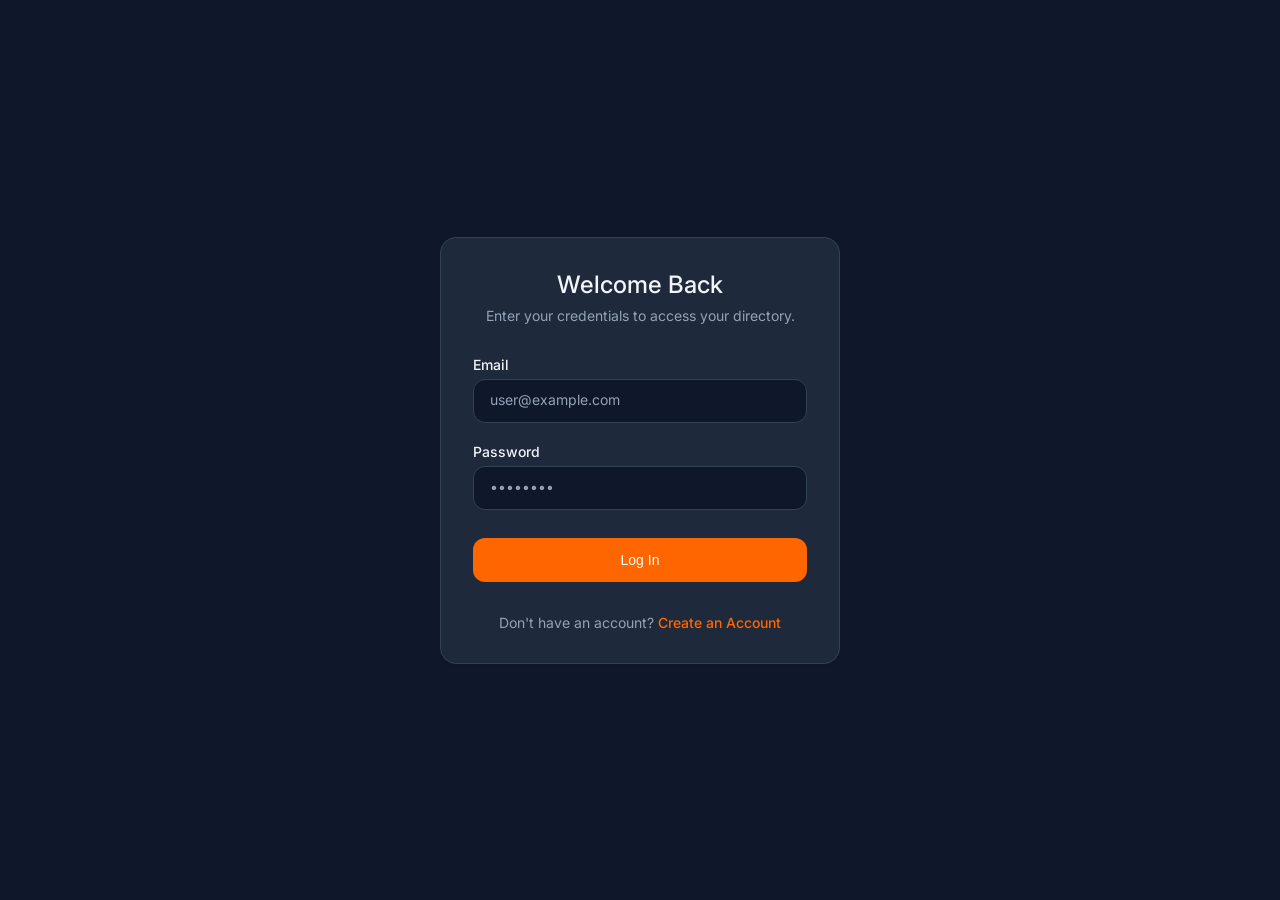
<file: src/main/resources/public/login.html>
<!DOCTYPE html>
<html lang="en">
<head>
    <meta charset="UTF-8">
    <meta name="viewport" content="width=device-width, initial-scale=1.0">
    <title>Login - Amber Contacts</title>
    <link rel="stylesheet" href="style.css">
    <link rel="preconnect" href="https://fonts.googleapis.com">
    <link rel="preconnect" href="https://fonts.gstatic.com" crossorigin>
    <link href="https://fonts.googleapis.com/css2?family=Inter:wght@400;500;600;700&family=Fira+Code:wght@400;500&display=swap" rel="stylesheet">
    <script>
        const theme = localStorage.getItem('theme') || 'dark';
        if (theme === 'dark') document.documentElement.classList.add('dark');
        else document.documentElement.classList.add('light');
    </script>
</head>
<body class="bg-background text-foreground">
    <div class="auth-container">
        <div class="auth-card">
            <div class="auth-header">
                <h1>Welcome Back</h1>
                <p>Enter your credentials to access your directory.</p>
            </div>
            <form id="loginForm" class="auth-form">
                <div class="form-group">
                    <label>Email</label>
                    <input type="email" name="email" class="form-input" required placeholder="user@example.com">
                </div>
                <div class="form-group">
                    <label>Password</label>
                    <input type="password" name="password" class="form-input" required placeholder="••••••••">
                </div>
                <div class="auth-submit-wrapper">
                    <button type="submit" class="btn-primary auth-submit">Log In</button>
                </div>
            </form>
            <div class="auth-footer">
                Don't have an account? <a href="register.html" class="auth-link">Create an Account</a>
            </div>
        </div>
    </div>
    <script src="auth.js"></script>
</body>
</html>
</file>
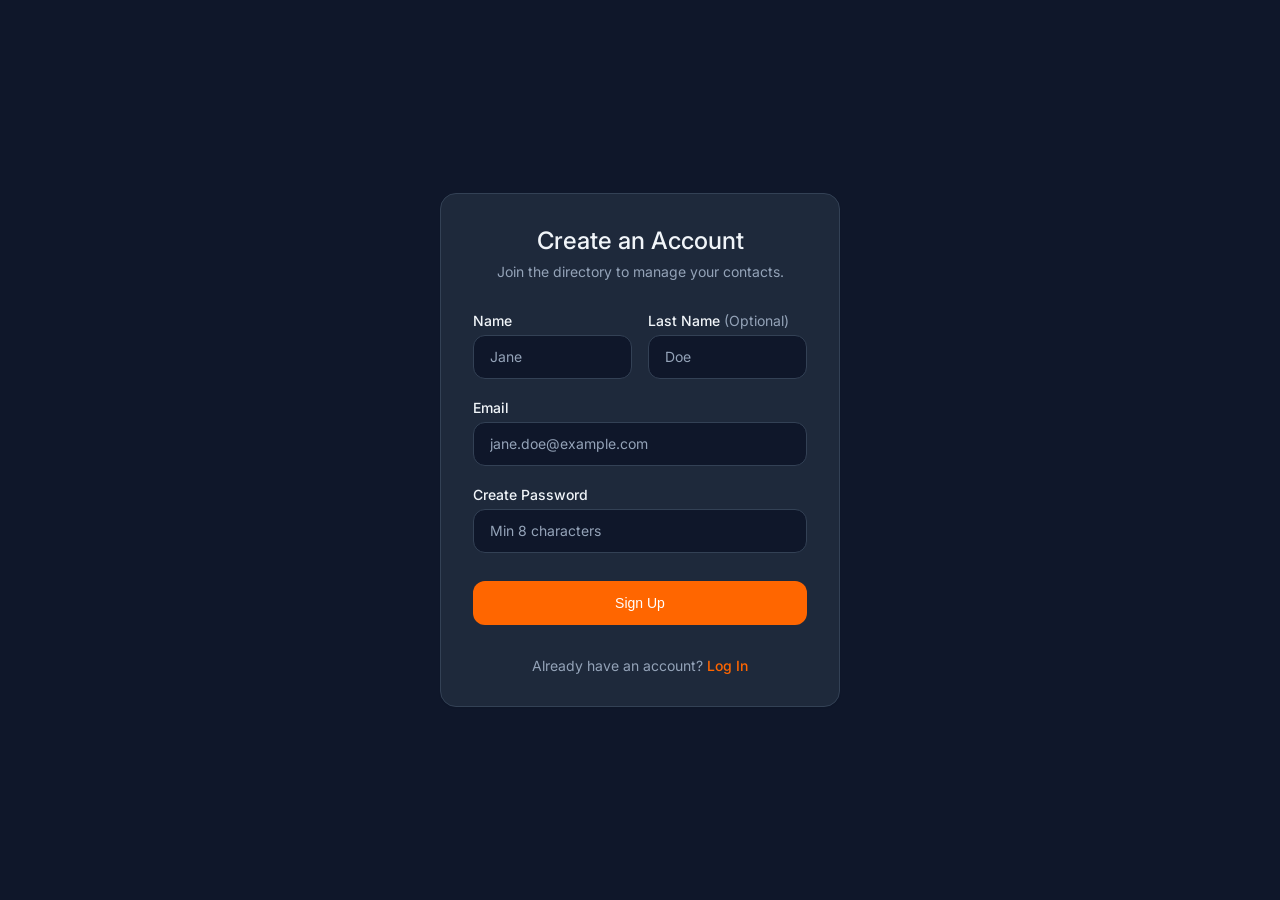
<file: src/main/resources/public/register.html>
<!DOCTYPE html>
<html lang="en">
<head>
    <meta charset="UTF-8">
    <meta name="viewport" content="width=device-width, initial-scale=1.0">
    <title>Register - Amber Contacts</title>
    <link rel="stylesheet" href="style.css">
    <link rel="preconnect" href="https://fonts.googleapis.com">
    <link rel="preconnect" href="https://fonts.gstatic.com" crossorigin>
    <link href="https://fonts.googleapis.com/css2?family=Inter:wght@400;500;600;700&family=Fira+Code:wght@400;500&display=swap" rel="stylesheet">
    <script>
        const theme = localStorage.getItem('theme') || 'dark';
        if (theme === 'dark') document.documentElement.classList.add('dark');
        else document.documentElement.classList.add('light');
    </script>
</head>
<body class="bg-background text-foreground">
    <div class="auth-container">
        <div class="auth-card">
            <div class="auth-header">
                <h1>Create an Account</h1>
                <p>Join the directory to manage your contacts.</p>
            </div>
            <form id="registerForm" class="auth-form">
                <div class="grid-cols-2">
                    <div class="form-group">
                        <label>Name</label>
                        <input type="text" name="firstName" class="form-input" required placeholder="Jane">
                    </div>
                    <div class="form-group">
                        <label>Last Name <span class="optional">(Optional)</span></label>
                        <input type="text" name="lastName" class="form-input" placeholder="Doe">
                    </div>
                </div>
                <div class="form-group">
                    <label>Email</label>
                    <input type="email" name="email" class="form-input" required placeholder="jane.doe@example.com">
                </div>
                <div class="form-group">
                    <label>Create Password</label>
                    <input type="password" name="password" class="form-input" required placeholder="Min 8 characters">
                </div>
                <div class="auth-submit-wrapper">
                    <button type="submit" class="btn-primary auth-submit">Sign Up</button>
                </div>
            </form>
            <div class="auth-footer">
                Already have an account? <a href="login.html" class="auth-link">Log In</a>
            </div>
        </div>
    </div>
    <script src="auth.js"></script>
</body>
</html>
</file>
<file: src/main/resources/public/style.css>
:root {
    --background: #F9FAFB;
    --surface: #FFFFFF;
    --surface-hover: #F9FAFB;
    --foreground: #111827;
    --foreground-secondary: #6B7280;
    --border: #E5E7EB;
    
    --primary: #FF6600;
    --primary-hover: #F57C00;
    --primary-muted: rgba(255, 102, 0, 0.1);
    
    --destructive: #DC2626;
    --destructive-muted: #FEE2E2;
    
    --font-sans: 'Inter', -apple-system, sans-serif;
    --font-mono: 'Fira Code', monospace;
}

html.dark {
    --background: #0F172A;
    --surface: #1E293B;
    --surface-hover: #0F172A;
    --foreground: #F1F5F9;
    --foreground-secondary: #94A3B8;
    --border: #334155;
    
    --destructive-muted: rgba(220, 38, 38, 0.2);
}

* {
    margin: 0;
    padding: 0;
    box-sizing: border-box;
}

body {
    font-family: var(--font-sans);
    background-color: var(--background);
    color: var(--foreground);
    overflow: hidden;
    display: flex;
    flex-direction: column;
    width: 100vw;
    height: 100vh;
    transition: background-color 0.3s, color 0.3s;
}

/* Utilities */
.text-secondary {
    color: var(--foreground-secondary);
    font-size: 0.875rem;
}

.text-danger {
    color: var(--destructive);
}

/* Header */
.header {
    position: fixed;
    top: 0;
    left: 0;
    right: 0;
    height: 64px; /* h-16 */
    background: var(--surface);
    border-bottom: 1px solid var(--border);
    z-index: 20;
    transition: background-color 0.3s, border-color 0.3s;
}

.header-content {
    height: 100%;
    padding: 0 24px;
    display: flex;
    align-items: center;
    justify-content: space-between;
    gap: 24px;
}

.brand {
    font-size: 1.25rem;
    font-weight: 500;
    flex-shrink: 0;
}

/* Search */
.search-container {
    flex: 1;
    max-width: 672px; /* max-w-2xl */
    position: relative;
}

.search-icon {
    position: absolute;
    left: 12px;
    top: 50%;
    transform: translateY(-50%);
    color: var(--foreground-secondary);
    width: 18px;
    height: 18px;
}

.search-input {
    width: 100%;
    height: 40px;
    padding-left: 40px;
    padding-right: 16px;
    background: var(--background);
    border: 1px solid var(--border);
    border-radius: 12px;
    color: var(--foreground);
    font-size: 0.875rem;
    outline: none;
    transition: border-color 0.2s, box-shadow 0.2s, background-color 0.3s, color 0.3s;
}

.search-input::placeholder {
    color: var(--foreground-secondary);
}

.search-input:focus {
    border-color: var(--primary);
    box-shadow: 0 0 0 1px var(--primary);
}

/* User Profile & Dropdown */
.user-profile {
    position: relative;
    display: flex;
    align-items: center;
    gap: 12px;
    padding: 8px 16px;
    cursor: pointer;
    border-radius: 12px;
    transition: background 0.2s;
}

.user-profile:hover {
    background: var(--surface-hover);
}

.avatar-small {
    width: 40px;
    height: 40px;
    background: var(--background);
    border: 1px solid var(--border);
    color: var(--primary);
    display: flex;
    align-items: center;
    justify-content: center;
    border-radius: 12px;
    font-weight: 500;
    flex-shrink: 0;
    font-size: 0.875rem;
}

.user-name {
    color: var(--foreground-secondary);
    font-size: 0.875rem;
}

.chevron-icon {
    color: var(--foreground-secondary);
    width: 16px;
    height: 16px;
    transition: transform 0.2s;
}

.user-profile.open .chevron-icon {
    transform: rotate(180deg);
    color: var(--foreground);
}

.dropdown-menu {
    position: absolute;
    top: calc(100% + 8px);
    right: 0;
    width: 224px; /* w-56 */
    background: var(--surface);
    border: 1px solid var(--border);
    border-radius: 16px;
    box-shadow: 0 10px 15px -3px rgba(0, 0, 0, 0.1);
    opacity: 0;
    visibility: hidden;
    transform: translateY(-10px);
    transition: all 0.2s;
    z-index: 50;
}

.user-profile.open .dropdown-menu {
    opacity: 1;
    visibility: visible;
    transform: translateY(0);
}

.dropdown-group {
    padding: 8px;
    display: flex;
    flex-direction: column;
    gap: 4px;
}

.dropdown-item {
    width: 100%;
    display: flex;
    align-items: center;
    gap: 12px;
    padding: 8px 12px;
    background: transparent;
    border: none;
    border-radius: 12px;
    color: var(--foreground);
    font-size: 0.875rem;
    cursor: pointer;
    transition: background 0.2s;
    text-align: left;
}

.dropdown-item i {
    width: 16px;
    height: 16px;
    color: var(--foreground-secondary);
}

.dropdown-item.text-danger {
    color: var(--destructive);
}
.dropdown-item.text-danger i {
    color: var(--destructive);
}
.dropdown-item.text-danger:hover {
    background: var(--destructive-muted);
}

.dropdown-item:hover:not(.text-danger) {
    background: var(--surface-hover);
}

.dropdown-item .theme-label {
    margin-left: auto;
    font-size: 0.75rem;
    color: var(--foreground-secondary);
    text-transform: capitalize;
}

.dropdown-divider {
    height: 1px;
    background: var(--border);
    width: 100%;
}

/* Sidebar */
.sidebar {
    position: fixed;
    left: 0;
    top: 64px;
    bottom: 0;
    width: 256px; /* w-64 */
    background: var(--surface);
    border-right: 1px solid var(--border);
    z-index: 10;
    transition: background-color 0.3s, border-color 0.3s;
}

.sidebar-content {
    padding: 24px;
    display: flex;
    flex-direction: column;
    gap: 24px;
}

.btn-primary {
    background: var(--primary);
    color: white;
    border: none;
    border-radius: 12px;
    font-weight: 500;
    cursor: pointer;
    transition: background 0.2s;
    display: flex;
    align-items: center;
    justify-content: center;
    gap: 8px;
    font-size: 0.875rem;
}

.btn-primary:hover {
    background: var(--primary-hover);
}

.btn-add {
    width: 100%;
    height: 48px; /* py-3 */
}

.nav-menu {
    display: flex;
    flex-direction: column;
    gap: 4px;
}

.nav-item {
    width: 100%;
    padding: 12px 16px;
    background: transparent;
    border: 1px solid transparent;
    border-radius: 12px;
    color: var(--foreground-secondary);
    display: flex;
    align-items: center;
    gap: 12px;
    cursor: pointer;
    transition: all 0.2s;
    font-size: 0.875rem;
}

.nav-item i {
    width: 18px;
    height: 18px;
}

.nav-item:hover {
    background: var(--surface-hover);
    color: var(--foreground);
}

.nav-item.active {
    background: var(--primary-muted);
    color: var(--primary);
    border-color: var(--primary);
}

/* Dashboard Layout */
.dashboard {
    position: fixed;
    top: 64px;
    left: 256px;
    right: 0;
    bottom: 0;
    display: flex;
    padding: 24px;
    gap: 24px;
}

/* Master Panel (List) */
.master-panel {
    width: 35%;
    flex-shrink: 0;
    background: var(--surface);
    border: 1px solid var(--border);
    border-radius: 16px;
    display: flex;
    flex-direction: column;
    overflow: hidden;
    transition: background-color 0.3s, border-color 0.3s;
}

.panel-header {
    padding: 24px;
}

.panel-header h2 {
    font-size: 1.125rem; /* text-lg / text-xl depending on translation */
    margin-bottom: 4px;
    font-weight: 500;
}

.contact-list {
    flex: 1;
    overflow-y: auto;
    padding: 0 24px 24px;
    display: flex;
    flex-direction: column;
    gap: 8px;
}

.contact-card {
    width: 100%;
    padding: 16px;
    background: var(--surface);
    border: 1px solid var(--border);
    border-radius: 16px;
    display: flex;
    align-items: center;
    gap: 12px;
    cursor: pointer;
    text-align: left;
    transition: all 0.2s;
}

.contact-card:hover {
    border-color: rgba(255, 102, 0, 0.5);
}

.contact-card.selected {
    background: var(--primary-muted);
    border-color: var(--primary);
}

.avatar-circle {
    width: 40px;
    height: 40px;
    background: var(--background);
    border: 1px solid var(--border);
    color: var(--primary);
    border-radius: 12px;
    display: flex;
    align-items: center;
    justify-content: center;
    font-weight: 500;
    flex-shrink: 0;
    font-size: 1rem;
}

.contact-info-mini h4 {
    font-weight: 400; /* Rechecking component: h4 usually font-medium or normal */
    font-size: 1rem;
    color: var(--foreground);
    white-space: nowrap;
    overflow: hidden;
    text-overflow: ellipsis;
}

/* Detail Panel */
.detail-panel {
    flex: 1;
    overflow-y: auto;
}

.detail-card {
    height: 100%;
    background: var(--surface);
    border: 1px solid var(--border);
    border-radius: 16px;
    overflow-y: auto;
    display: flex;
    flex-direction: column;
    transition: background-color 0.3s, border-color 0.3s;
}

.empty-state {
    height: 100%;
    display: flex;
    flex-direction: column;
    align-items: center;
    justify-content: center;
    padding: 32px;
    text-align: center;
}

.empty-icon {
    width: 80px;
    height: 80px;
    background: var(--background);
    border: 1px solid var(--border);
    border-radius: 12px;
    display: flex;
    align-items: center;
    justify-content: center;
    color: var(--foreground-secondary);
    margin-bottom: 16px;
}

.empty-icon i {
    width: 32px;
    height: 32px;
}

.empty-state h3 {
    margin-bottom: 8px;
    font-weight: 500;
    font-size: 1.125rem;
}

.detail-content {
    padding: 48px;
}

.detail-header {
    display: flex;
    flex-direction: column;
    align-items: center;
    margin-bottom: 32px;
}

.avatar-large {
    width: 120px;
    height: 120px;
    background: var(--background);
    border: 1px solid var(--border);
    color: var(--primary);
    border-radius: 12px;
    display: flex;
    align-items: center;
    justify-content: center;
    font-size: 3rem;
    font-weight: 500;
    margin-bottom: 16px;
}

.detail-header h1 {
    font-size: 1.5rem; /* Or larger depending on React code (text-xl/2xl) */
    font-weight: 500;
}

.detail-info-grid {
    max-width: 512px; /* max-w-lg */
    margin: 0 auto 48px;
    display: flex;
    flex-direction: column;
    gap: 24px; /* space-y-6 = 24px */
}

.info-item {
    background: var(--background);
    border: 1px solid var(--border);
    border-radius: 16px;
    padding: 24px;
    transition: background-color 0.3s, border-color 0.3s;
}

.info-label {
    display: flex;
    align-items: center;
    gap: 8px;
    color: var(--foreground-secondary);
    font-size: 0.875rem;
    margin-bottom: 8px;
}

.info-label i {
    width: 16px;
    height: 16px;
}

.info-value {
    font-family: var(--font-mono);
    font-size: 1.125rem; /* text-lg */
    color: var(--primary);
    word-break: break-all;
}

.detail-actions {
    max-width: 512px;
    margin: 0 auto;
    display: grid;
    grid-template-columns: repeat(3, 1fr);
    gap: 12px;
}

.detail-actions.two-cols {
    grid-template-columns: repeat(2, 1fr);
}

.btn-secondary {
    padding: 12px 16px;
    background: var(--surface);
    border: 1px solid var(--border);
    border-radius: 12px;
    color: var(--foreground-secondary);
    display: flex;
    align-items: center;
    justify-content: center;
    gap: 8px;
    cursor: pointer;
    transition: all 0.2s;
    font-weight: 500;
    font-size: 0.875rem;
}

.btn-secondary:hover {
    border-color: var(--primary);
    color: var(--primary);
}

.btn-danger:hover {
    border-color: var(--destructive);
    color: var(--destructive);
}

.btn-edit {
    background: var(--primary);
    color: white;
    border-color: var(--primary);
}

.btn-edit:hover {
    background: var(--primary-hover);
    color: white;
    border-color: var(--primary-hover);
}

/* Modal */
.modal-overlay {
    position: fixed;
    top: 0;
    left: 0;
    right: 0;
    bottom: 0;
    background: rgba(15, 23, 42, 0.4);
    backdrop-filter: blur(4px);
    display: none; /* hidden by default */
    align-items: center;
    justify-content: center;
    z-index: 50;
    padding: 16px;
    opacity: 0;
    transition: opacity 0.2s;
}

.modal-overlay.show {
    display: flex;
    opacity: 1;
}

.modal {
    background: var(--surface);
    border: 1px solid var(--border);
    border-radius: 16px;
    width: 100%;
    max-width: 448px; /* max-w-md */
    box-shadow: 0 20px 25px -5px rgba(0, 0, 0, 0.1);
    transform: scale(0.95);
    transition: transform 0.2s;
}

.modal-overlay.show .modal {
    transform: scale(1);
}

.modal-header {
    padding: 24px;
    border-bottom: 1px solid var(--border);
    display: flex;
    align-items: center;
    justify-content: space-between;
}

.modal-header h2 {
    font-size: 1.25rem; /* text-xl */
    font-weight: 500;
}

.btn-close {
    padding: 8px;
    background: transparent;
    border: none;
    color: var(--foreground-secondary);
    cursor: pointer;
    border-radius: 50%;
    display: flex;
    transition: background 0.2s, color 0.2s;
}

.btn-close:hover {
    background: var(--background);
    color: var(--foreground);
}

.btn-close i {
    width: 20px;
    height: 20px;
}

.modal-form {
    padding: 24px;
    display: flex;
    flex-direction: column;
    gap: 20px; /* space-y-5 */
}

.form-group {
    display: flex;
    flex-direction: column;
    gap: 6px; /* space-y-1.5 */
}

.form-group label {
    font-size: 0.875rem; /* text-sm */
    font-weight: 500;
    color: var(--foreground);
}

.optional {
    color: var(--foreground-secondary);
    font-weight: 400;
}

.modal-form input {
    width: 100%;
    height: 44px; /* h-11 */
    padding: 0 16px;
    background: var(--background);
    border: 1px solid var(--border);
    border-radius: 12px;
    color: var(--primary);
    font-family: var(--font-mono);
    font-size: 0.875rem;
    outline: none;
    transition: border-color 0.2s, box-shadow 0.2s;
}

.modal-form input::placeholder {
    color: var(--foreground-secondary);
    font-family: var(--font-sans);
}

.modal-form input:focus {
    border-color: var(--primary);
    box-shadow: 0 0 0 1px var(--primary);
}

.form-actions {
    padding-top: 16px;
}

.btn-save {
    width: 100%;
    height: 44px; /* h-11 */
}

/* Loading/Error */
.loading {
    padding: 32px;
    text-align: center;
    color: var(--foreground-secondary);
    background: var(--surface);
    border: 1px solid var(--border);
    border-radius: 16px;
    font-size: 0.875rem;
}

/* Auth Pages */
.auth-container {
    min-height: 100vh;
    display: flex;
    flex-direction: column;
    justify-content: center;
    align-items: center;
    padding: 16px;
    background-color: var(--background);
    transition: background-color 0.3s;
}

.auth-card {
    width: 100%;
    max-width: 400px;
    background-color: var(--surface);
    border: 1px solid var(--border);
    border-radius: 16px;
    padding: 32px;
    box-shadow: 0 1px 2px 0 rgba(0, 0, 0, 0.05);
    transition: background-color 0.3s, border-color 0.3s;
}

.auth-header {
    text-align: center;
    margin-bottom: 32px;
}

.auth-header h1 {
    font-size: 1.5rem;
    font-weight: 500;
    margin-bottom: 8px;
    color: var(--foreground);
    transition: color 0.3s;
}

.auth-header p {
    color: var(--foreground-secondary);
    font-size: 0.875rem;
    transition: color 0.3s;
}

.auth-form {
    display: flex;
    flex-direction: column;
    gap: 20px;
}

.form-input {
    width: 100%;
    height: 44px;
    padding: 0 16px;
    background: var(--background);
    border: 1px solid var(--border);
    border-radius: 12px;
    color: var(--primary);
    font-family: var(--font-mono);
    font-size: 0.875rem;
    outline: none;
    transition: border-color 0.2s, box-shadow 0.2s, background-color 0.3s;
}

.form-input::placeholder {
    color: var(--foreground-secondary);
    font-family: var(--font-sans);
}

.form-input:focus {
    border-color: var(--primary);
    box-shadow: 0 0 0 1px var(--primary);
}

.grid-cols-2 {
    display: grid;
    grid-template-columns: repeat(2, 1fr);
    gap: 16px;
}

.auth-submit-wrapper {
    padding-top: 8px;
}

.auth-submit {
    width: 100%;
    height: 44px;
}

.auth-footer {
    margin-top: 32px;
    text-align: center;
    font-size: 0.875rem;
    color: var(--foreground-secondary);
    transition: color 0.3s;
}

.auth-link {
    color: var(--primary);
    text-decoration: none;
    font-weight: 500;
}

.auth-link:hover {
    text-decoration: underline;
}

/* Profile Settings Modal */
.avatar-container {
    display: flex;
    justify-content: center;
    margin-bottom: 24px;
}

.avatar-profile {
    width: 80px;
    height: 80px;
    background-color: var(--background);
    border: 1px solid var(--border);
    color: var(--primary);
    font-size: 32px;
    font-weight: 500;
    border-radius: 12px;
    display: flex;
    align-items: center;
    justify-content: center;
}

.form-grid {
    display: grid;
    grid-template-columns: 1fr 1fr;
    gap: 16px;
}

.section-title {
    font-size: 0.875rem;
    font-weight: 500;
    color: var(--foreground);
    margin: 24px 0 16px 0;
}

.security-section {
    display: flex;
    flex-direction: column;
    gap: 16px;
}

.password-strength {
    display: flex;
    align-items: center;
    gap: 6px;
    margin-top: 8px;
}

.strength-icon {
    width: 16px;
    height: 16px;
    border-radius: 50%;
    background-color: rgba(22, 163, 74, 0.2);
    color: #16a34a;
    display: flex;
    align-items: center;
    justify-content: center;
}

.strength-text {
    font-size: 13px;
    color: #16a34a;
    font-weight: 500;
}
</file>
